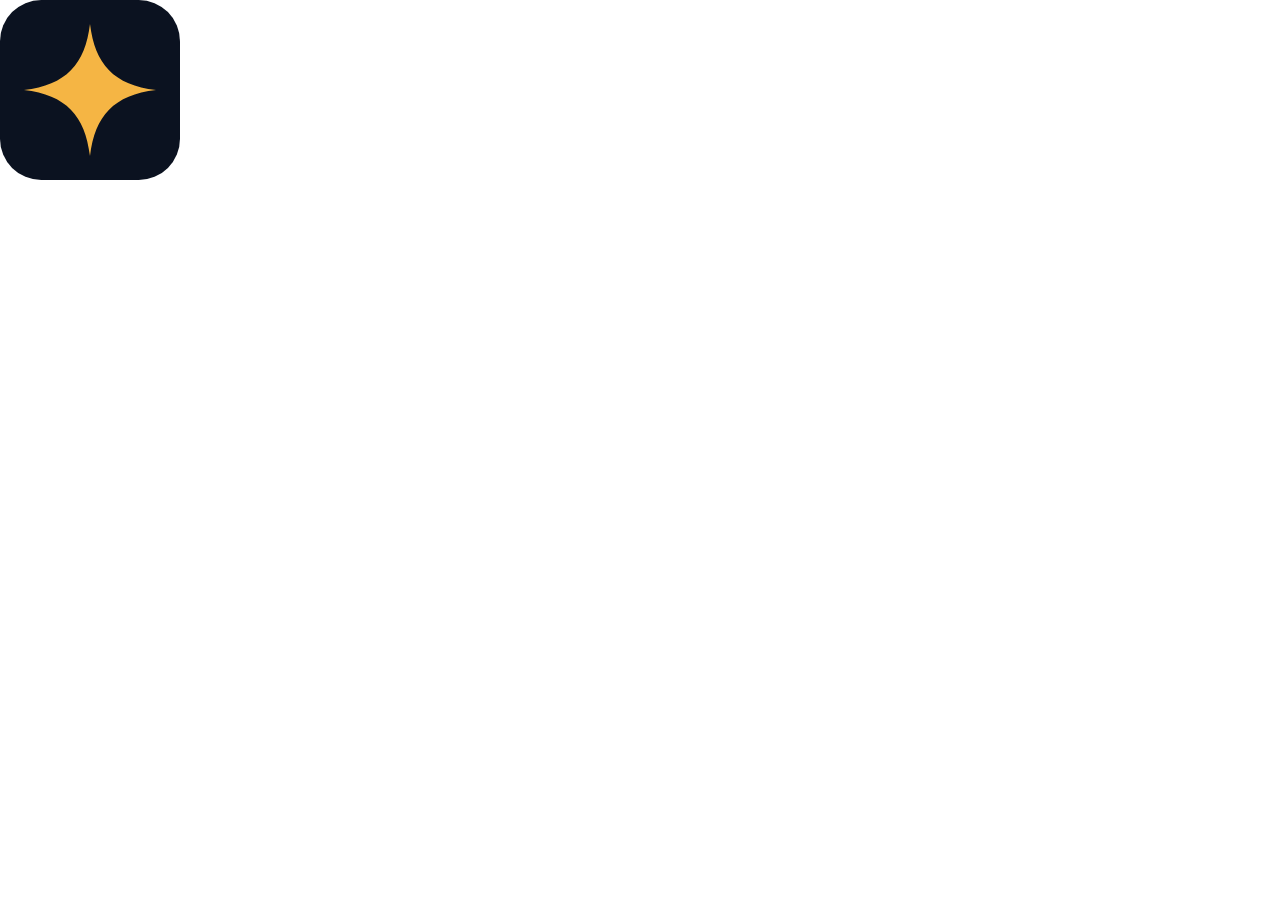
<file: .claude/og/icon.html>
<!doctype html>
<!-- Favicon PNG manbasi: icon.html?size=32 yoki icon.html?size=180&square
     square — iPhone uchun burchaksiz (iOS o'zi yumaloqlaydi). Yasash: .claude/og/build.sh
     Belgi chap yuqori burchakka aniq o'lchamda chiziladi: headless oyna tor bo'lolmaydi,
     skrinshot esa aynan shu burchakdan kesib olinadi. -->
<html>
<head>
<meta charset="utf-8">
<style>
  html, body { margin: 0; background: transparent; overflow: hidden; }
  svg { display: block; position: absolute; top: 0; left: 0; }
</style>
</head>
<body>
<svg id="icon" xmlns="http://www.w3.org/2000/svg" viewBox="0 0 24 24">
  <rect id="bg" width="24" height="24" rx="5.5" fill="#0b1220"/>
  <path id="spark" fill="#f5b544" transform="translate(12 12) scale(1.1) translate(-12 -10)" d="M12 2c.6 4.9 2.9 7.4 8 8-5.1.6-7.4 3.1-8 8-.6-4.9-2.9-7.4-8-8 5.1-.6 7.4-3.1 8-8z"/>
</svg>
<script>
  const params = new URLSearchParams(location.search);
  const size = params.get("size") || "180";
  const icon = document.getElementById("icon");
  icon.setAttribute("width", size);
  icon.setAttribute("height", size);

  // iPhone ikonkasi: to'liq kvadrat fon va belgi atrofida ko'proq bo'sh joy
  if (params.has("square")) {
    document.getElementById("bg").setAttribute("rx", "0");
    document.getElementById("spark").setAttribute("transform", "translate(12 12) scale(0.85) translate(-12 -10)");
  }
</script>
</body>
</html>
</file>
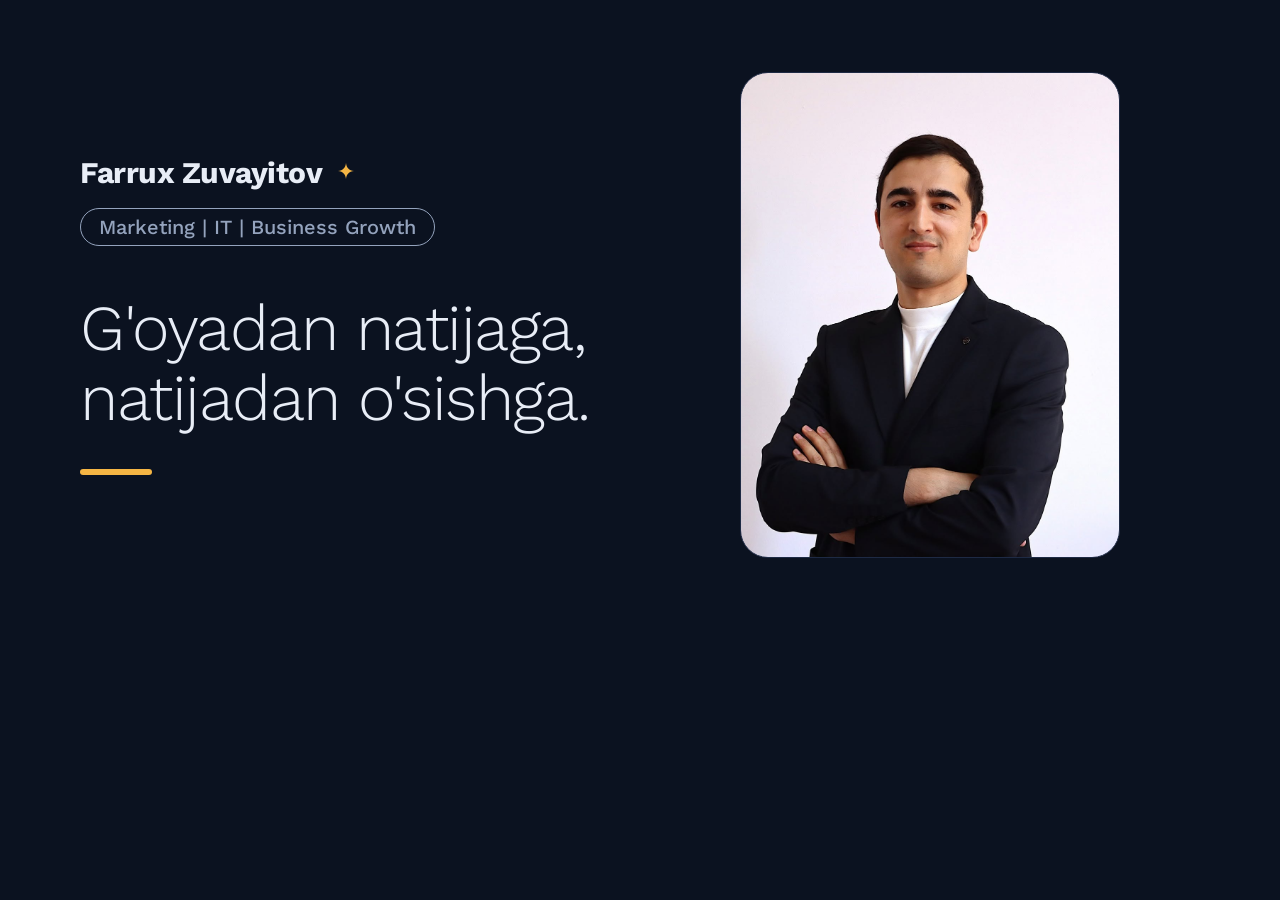
<file: .claude/og/og.html>
<!doctype html>
<!-- Havola kartasi rasmi (og-image, 1200×630) manbasi. Yasash: .claude/og/build.sh
     Ranglar style.css'dagi tungi tema tokenlaridan olingan. -->
<html lang="uz">
<head>
<meta charset="utf-8">
<link rel="stylesheet" href="https://fonts.googleapis.com/css2?family=Work+Sans:wght@300;500;700&display=block">
<style>
  :root {
    --bg: #0b1220;
    --surface: #111a2e;
    --border: #1e2a44;
    --text: #e8edf6;
    --muted: #94a3bd;
    --accent: #f5b544;
  }

  * { box-sizing: border-box; margin: 0; padding: 0; }

  html, body { width: 1200px; height: 630px; overflow: hidden; }

  body {
    display: flex;
    align-items: center;
    gap: 64px;
    padding: 72px 80px;
    background: var(--bg);
    color: var(--text);
    font-family: "Work Sans", Arial, sans-serif;
  }

  .text { flex: 1; min-width: 0; }

  .brand {
    display: flex;
    align-items: center;
    gap: 12px;
    font-size: 30px;
    font-weight: 700;
    letter-spacing: -0.5px;
  }

  .brand svg { width: 24px; height: 24px; color: var(--accent); }

  .pill {
    display: inline-block;
    margin-top: 18px;
    padding: 6px 18px;
    border: 1.5px solid var(--muted);
    border-radius: 999px;
    color: var(--muted);
    font-size: 20px;
    font-weight: 500;
  }

  h1 {
    margin-top: 48px;
    font-size: 64px;
    font-weight: 300;
    line-height: 1.08;
    letter-spacing: -1.5px;
  }

  .bar {
    width: 72px;
    height: 6px;
    margin-top: 36px;
    border-radius: 3px;
    background: var(--accent);
  }

  .photo {
    width: 380px;
    height: 486px;
    flex-shrink: 0;
    border-radius: 28px;
    border: 1px solid var(--border);
    background: var(--surface) url("../../assets/rasm.jpg") center top / cover no-repeat;
  }
</style>
</head>
<body>
  <div class="text">
    <div class="brand">
      Farrux Zuvayitov
      <svg viewBox="0 0 24 24" fill="currentColor" aria-hidden="true">
        <path d="M12 2c.6 4.9 2.9 7.4 8 8-5.1.6-7.4 3.1-8 8-.6-4.9-2.9-7.4-8-8 5.1-.6 7.4-3.1 8-8z"/>
      </svg>
    </div>
    <div class="pill">Marketing | IT | Business Growth</div>
    <h1>G'oyadan natijaga,<br>natijadan o'sishga.</h1>
    <div class="bar"></div>
  </div>
  <div class="photo"></div>
</body>
</html>
</file>
